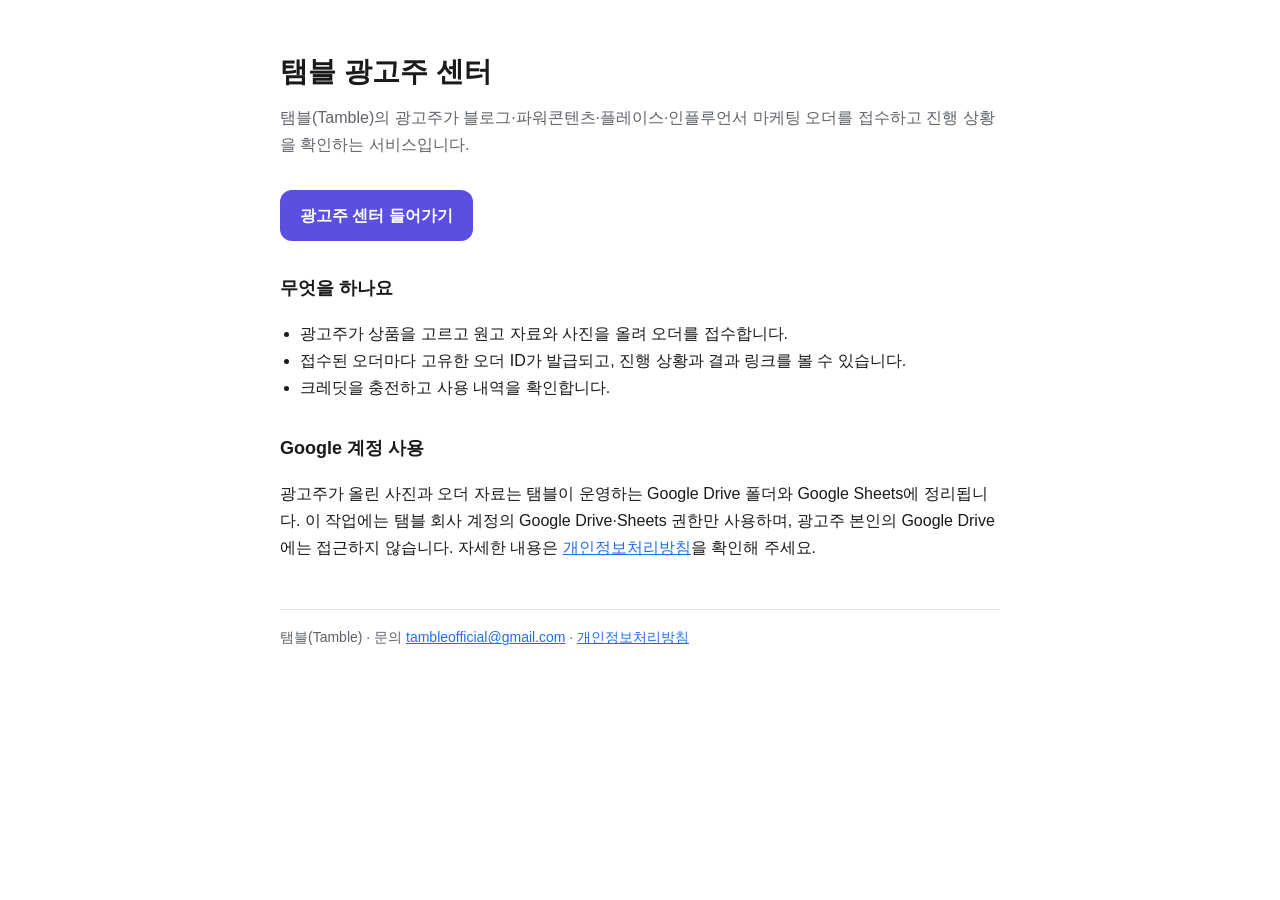
<file: index.html>
<!doctype html>
<html lang="ko">
<head>
<meta charset="utf-8">
<meta name="viewport" content="width=device-width, initial-scale=1">
<title>탬블 광고주 센터</title>
<style>
  :root { --fg:#1a1a1a; --muted:#5f6368; --line:#e5e5e5; --bg:#fff; --accent:#1f6feb; }
  @media (prefers-color-scheme: dark) { :root { --fg:#e8e8e8; --muted:#a0a0a0; --line:#333; --bg:#121212; --accent:#58a6ff; } }
  body { margin:0; background:var(--bg); color:var(--fg); font:16px/1.7 -apple-system, "Segoe UI", "Malgun Gothic", sans-serif; }
  main { max-width:720px; margin:0 auto; padding:48px 16px; }
  h1 { font-size:28px; margin:0 0 8px; }
  p.lead { color:var(--muted); margin:0 0 32px; }
  h2 { font-size:18px; margin:32px 0 8px; }
  ul { padding-left:20px; }
  a { color:var(--accent); }
  footer { margin-top:48px; padding-top:16px; border-top:1px solid var(--line); color:var(--muted); font-size:14px; }
</style>
</head>
<body>
<main>
  <h1>탬블 광고주 센터</h1>
  <p class="lead">탬블(Tamble)의 광고주가 블로그·파워콘텐츠·플레이스·인플루언서 마케팅 오더를 접수하고 진행 상황을 확인하는 서비스입니다.</p>
  <p><a href="app/" style="display:inline-block;padding:12px 20px;border-radius:12px;background:#5A4FE0;color:#fff;font-weight:700;text-decoration:none">광고주 센터 들어가기</a></p>

  <h2>무엇을 하나요</h2>
  <ul>
    <li>광고주가 상품을 고르고 원고 자료와 사진을 올려 오더를 접수합니다.</li>
    <li>접수된 오더마다 고유한 오더 ID가 발급되고, 진행 상황과 결과 링크를 볼 수 있습니다.</li>
    <li>크레딧을 충전하고 사용 내역을 확인합니다.</li>
  </ul>

  <h2>Google 계정 사용</h2>
  <p>광고주가 올린 사진과 오더 자료는 탬블이 운영하는 Google Drive 폴더와 Google Sheets에 정리됩니다. 이 작업에는 탬블 회사 계정의 Google Drive·Sheets 권한만 사용하며, 광고주 본인의 Google Drive에는 접근하지 않습니다. 자세한 내용은 <a href="privacy.html">개인정보처리방침</a>을 확인해 주세요.</p>

  <footer>
    탬블(Tamble) · 문의 <a href="mailto:tambleofficial@gmail.com">tambleofficial@gmail.com</a> · <a href="privacy.html">개인정보처리방침</a>
  </footer>
</main>
</body>
</html>
</file>
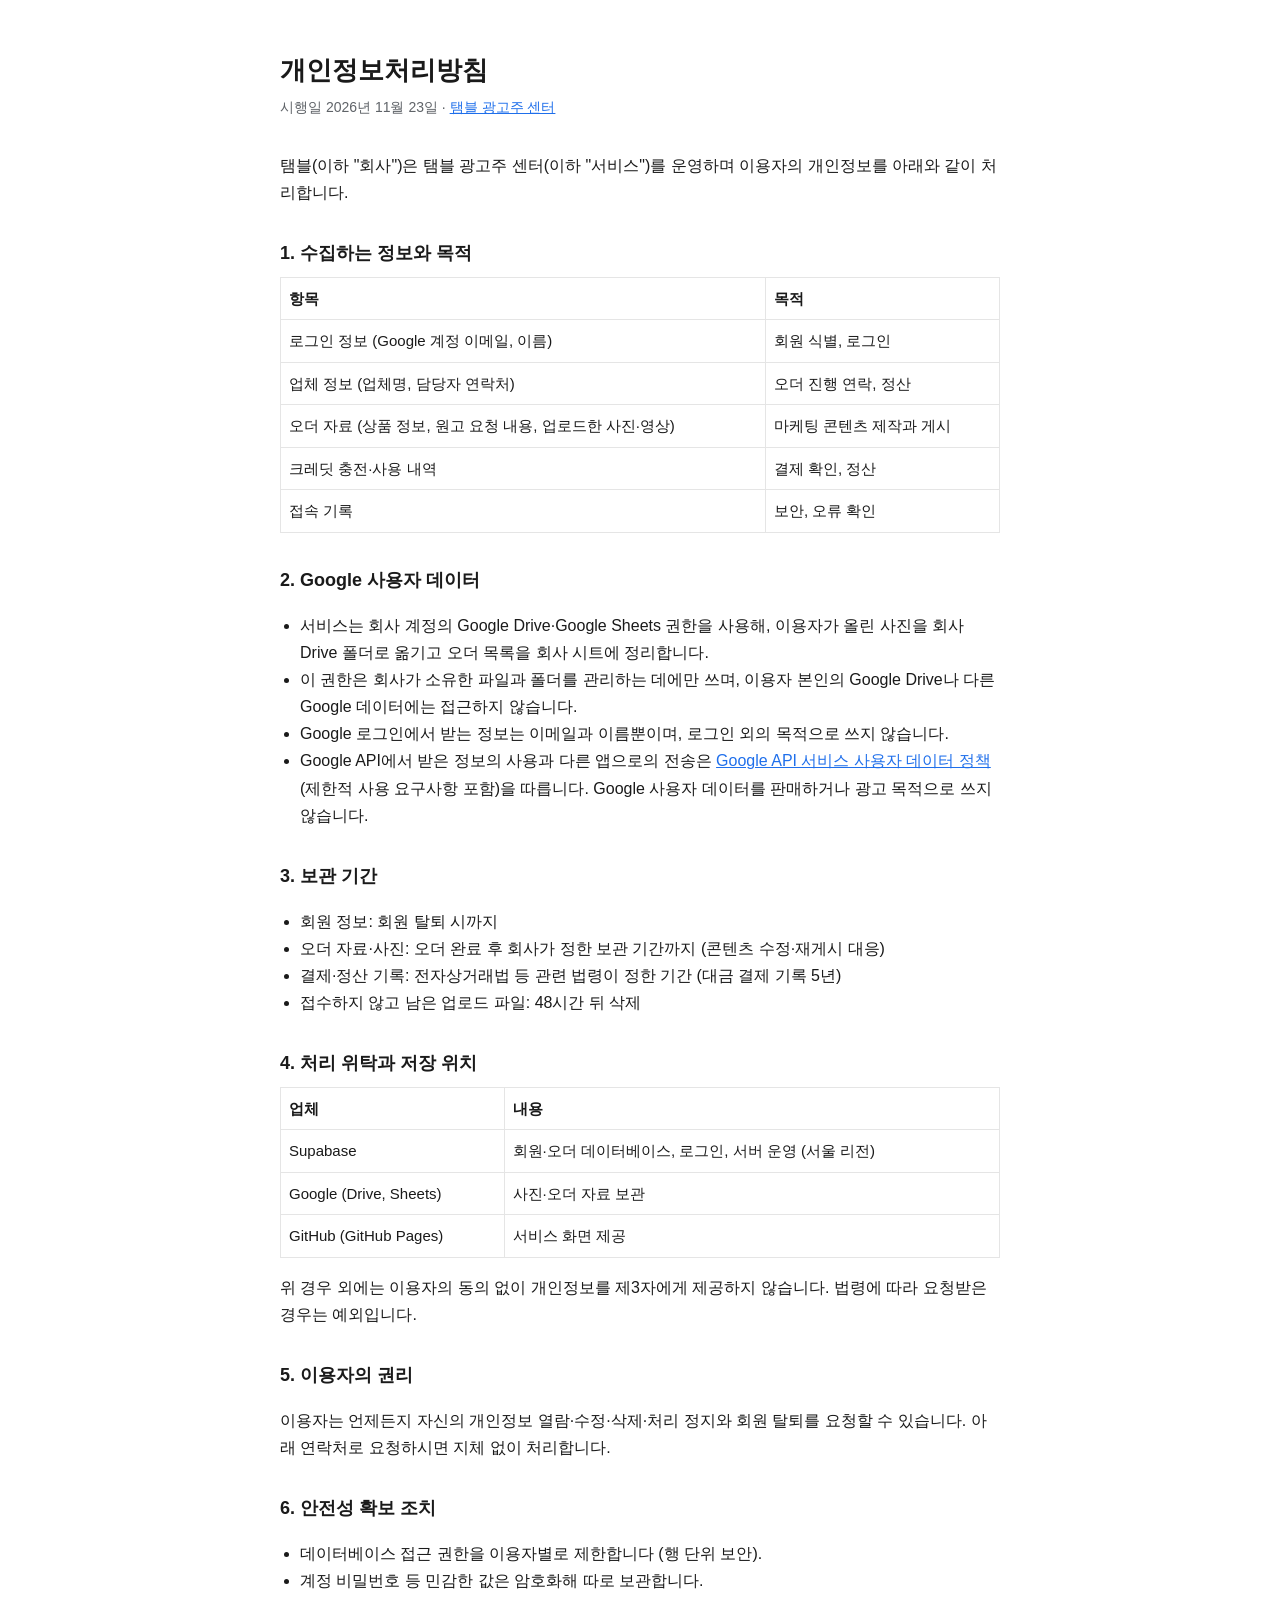
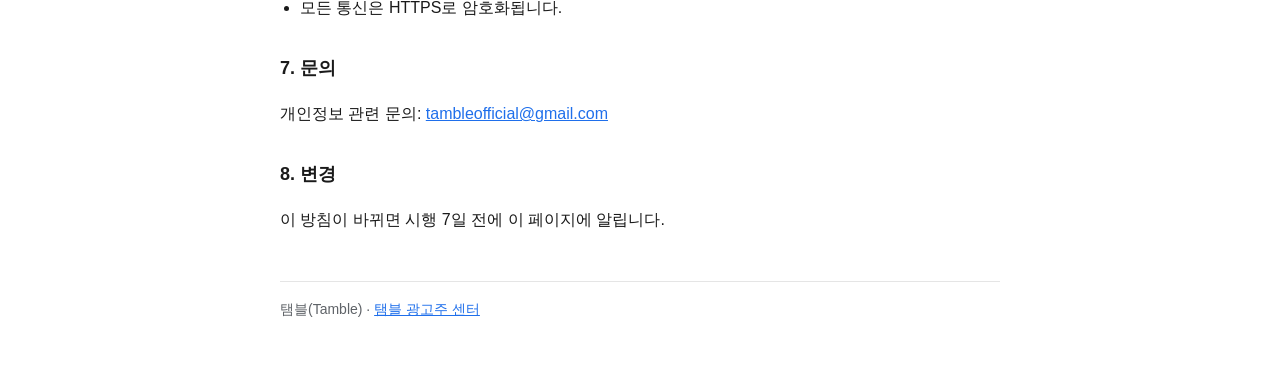
<file: privacy.html>
<!doctype html>
<html lang="ko">
<head>
<meta charset="utf-8">
<meta name="viewport" content="width=device-width, initial-scale=1">
<title>개인정보처리방침 · 탬블 광고주 센터</title>
<style>
  :root { --fg:#1a1a1a; --muted:#5f6368; --line:#e5e5e5; --bg:#fff; --accent:#1f6feb; }
  @media (prefers-color-scheme: dark) { :root { --fg:#e8e8e8; --muted:#a0a0a0; --line:#333; --bg:#121212; --accent:#58a6ff; } }
  body { margin:0; background:var(--bg); color:var(--fg); font:16px/1.7 -apple-system, "Segoe UI", "Malgun Gothic", sans-serif; }
  main { max-width:720px; margin:0 auto; padding:48px 16px; }
  h1 { font-size:26px; margin:0 0 4px; }
  .date { color:var(--muted); margin:0 0 32px; font-size:14px; }
  h2 { font-size:18px; margin:32px 0 8px; }
  ul { padding-left:20px; }
  table { border-collapse:collapse; width:100%; font-size:15px; }
  th, td { border:1px solid var(--line); padding:8px; text-align:left; vertical-align:top; }
  a { color:var(--accent); }
  footer { margin-top:48px; padding-top:16px; border-top:1px solid var(--line); color:var(--muted); font-size:14px; }
</style>
</head>
<body>
<main>
  <h1>개인정보처리방침</h1>
  <p class="date">시행일 2026년 11월 23일 · <a href="index.html">탬블 광고주 센터</a></p>

  <p>탬블(이하 "회사")은 탬블 광고주 센터(이하 "서비스")를 운영하며 이용자의 개인정보를 아래와 같이 처리합니다.</p>

  <h2>1. 수집하는 정보와 목적</h2>
  <table>
    <tr><th>항목</th><th>목적</th></tr>
    <tr><td>로그인 정보 (Google 계정 이메일, 이름)</td><td>회원 식별, 로그인</td></tr>
    <tr><td>업체 정보 (업체명, 담당자 연락처)</td><td>오더 진행 연락, 정산</td></tr>
    <tr><td>오더 자료 (상품 정보, 원고 요청 내용, 업로드한 사진·영상)</td><td>마케팅 콘텐츠 제작과 게시</td></tr>
    <tr><td>크레딧 충전·사용 내역</td><td>결제 확인, 정산</td></tr>
    <tr><td>접속 기록</td><td>보안, 오류 확인</td></tr>
  </table>

  <h2>2. Google 사용자 데이터</h2>
  <ul>
    <li>서비스는 회사 계정의 Google Drive·Google Sheets 권한을 사용해, 이용자가 올린 사진을 회사 Drive 폴더로 옮기고 오더 목록을 회사 시트에 정리합니다.</li>
    <li>이 권한은 회사가 소유한 파일과 폴더를 관리하는 데에만 쓰며, 이용자 본인의 Google Drive나 다른 Google 데이터에는 접근하지 않습니다.</li>
    <li>Google 로그인에서 받는 정보는 이메일과 이름뿐이며, 로그인 외의 목적으로 쓰지 않습니다.</li>
    <li>Google API에서 받은 정보의 사용과 다른 앱으로의 전송은 <a href="https://developers.google.com/terms/api-services-user-data-policy" rel="noopener">Google API 서비스 사용자 데이터 정책</a>(제한적 사용 요구사항 포함)을 따릅니다. Google 사용자 데이터를 판매하거나 광고 목적으로 쓰지 않습니다.</li>
  </ul>

  <h2>3. 보관 기간</h2>
  <ul>
    <li>회원 정보: 회원 탈퇴 시까지</li>
    <li>오더 자료·사진: 오더 완료 후 회사가 정한 보관 기간까지 (콘텐츠 수정·재게시 대응)</li>
    <li>결제·정산 기록: 전자상거래법 등 관련 법령이 정한 기간 (대금 결제 기록 5년)</li>
    <li>접수하지 않고 남은 업로드 파일: 48시간 뒤 삭제</li>
  </ul>

  <h2>4. 처리 위탁과 저장 위치</h2>
  <table>
    <tr><th>업체</th><th>내용</th></tr>
    <tr><td>Supabase</td><td>회원·오더 데이터베이스, 로그인, 서버 운영 (서울 리전)</td></tr>
    <tr><td>Google (Drive, Sheets)</td><td>사진·오더 자료 보관</td></tr>
    <tr><td>GitHub (GitHub Pages)</td><td>서비스 화면 제공</td></tr>
  </table>
  <p>위 경우 외에는 이용자의 동의 없이 개인정보를 제3자에게 제공하지 않습니다. 법령에 따라 요청받은 경우는 예외입니다.</p>

  <h2>5. 이용자의 권리</h2>
  <p>이용자는 언제든지 자신의 개인정보 열람·수정·삭제·처리 정지와 회원 탈퇴를 요청할 수 있습니다. 아래 연락처로 요청하시면 지체 없이 처리합니다.</p>

  <h2>6. 안전성 확보 조치</h2>
  <ul>
    <li>데이터베이스 접근 권한을 이용자별로 제한합니다 (행 단위 보안).</li>
    <li>계정 비밀번호 등 민감한 값은 암호화해 따로 보관합니다.</li>
    <li>모든 통신은 HTTPS로 암호화됩니다.</li>
  </ul>

  <h2>7. 문의</h2>
  <p>개인정보 관련 문의: <a href="mailto:tambleofficial@gmail.com">tambleofficial@gmail.com</a></p>

  <h2>8. 변경</h2>
  <p>이 방침이 바뀌면 시행 7일 전에 이 페이지에 알립니다.</p>

  <footer>탬블(Tamble) · <a href="index.html">탬블 광고주 센터</a></footer>
</main>
</body>
</html>
</file>
